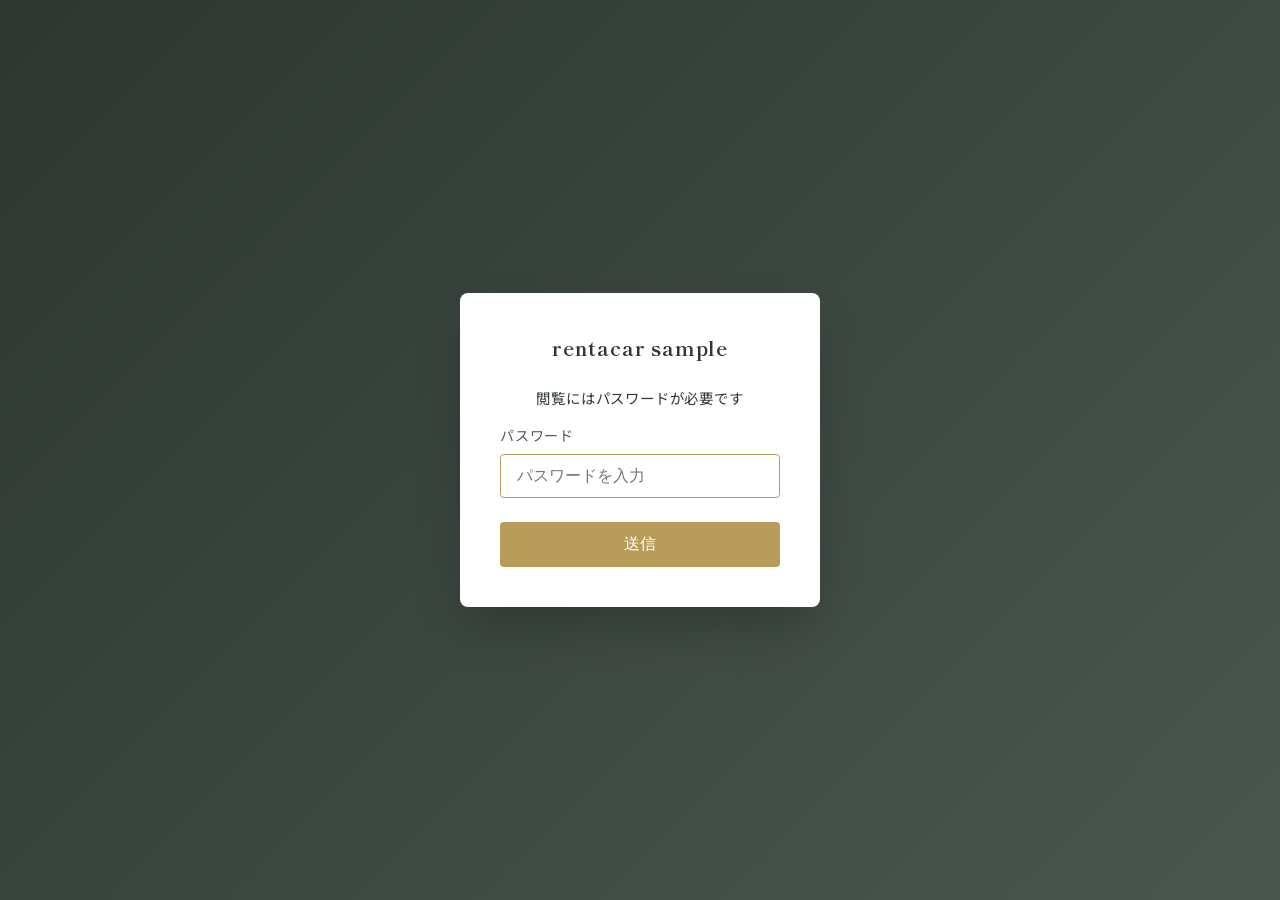
<file: index.html>
<!DOCTYPE html>
<html lang="ja">

<head>
    <meta charset="UTF-8">
    <meta name="viewport" content="width=device-width, initial-scale=1.0">
    <meta name="description" content="ビジネスとレジャーに、上質な移動体験を。サンプルレンタカーのマンスリープラン。">
    <meta name="robots" content="noindex">
    <title>【実績サンプル】サンプルレンタカー｜上質な長期レンタカーサービス</title>

    <!-- Google Fonts -->
    <link rel="preconnect" href="https://fonts.googleapis.com">
    <link rel="preconnect" href="https://fonts.gstatic.com" crossorigin>
    <link
        href="https://fonts.googleapis.com/css2?family=Noto+Sans+JP:wght@400;500;700&family=Shippori+Mincho:wght@400;700&display=swap"
        rel="stylesheet">

    <link rel="stylesheet" href="css/style.css">
</head>

<body>
    <script>if (!sessionStorage.getItem('gate_ok')) { location.replace('gate.html?redirect=' + encodeURIComponent('index.html')); }</script>

    <!-- HEADER -->
    <header class="header">
        <div class="header__inner">
            <div class="header__logo"><a href="index.html">SAMPLE RENTAL</a></div>
            <div class="header__right">
                <nav class="header__nav">
                    <ul class="header__nav-list">
                        <li><a href="index.html#lineup" class="header__nav-link">車種一覧</a></li>
                        <li><a href="index.html#flow" class="header__nav-link">ご利用の流れ</a></li>
                        <li><a href="price.html" class="header__nav-link">料金プラン</a></li>
                        <li><a href="company.html" class="header__nav-link">会社情報</a></li>
                        <li><a href="index.html#faq" class="header__nav-link">よくある質問</a></li>
                    </ul>
                </nav>
                <a href="contact.html" class="header__btn">お問い合わせ</a>
            </div>
            <button class="hamburger" id="js-hamburger" aria-label="メニューを開く" aria-expanded="false"
                aria-controls="js-drawer">
                <span class="hamburger__line"></span>
                <span class="hamburger__line"></span>
                <span class="hamburger__line"></span>
            </button>
        </div>
    </header>

    <div class="nav-drawer__overlay" id="js-drawer-overlay" aria-hidden="true"></div>

    <nav class="nav-drawer" id="js-drawer" aria-label="モバイルメニュー" aria-hidden="true">
        <ul class="nav-drawer__list">
            <li class="nav-drawer__item"><a href="index.html#lineup" class="nav-drawer__link">車種一覧</a></li>
            <li class="nav-drawer__item"><a href="index.html#flow" class="nav-drawer__link">ご利用の流れ</a></li>
            <li class="nav-drawer__item"><a href="price.html" class="nav-drawer__link">料金プラン</a></li>
            <li class="nav-drawer__item"><a href="company.html" class="nav-drawer__link">会社情報</a></li>
            <li class="nav-drawer__item"><a href="index.html#faq" class="nav-drawer__link">よくある質問</a></li>
        </ul>
        <a href="contact.html" class="nav-drawer__contact">お問い合わせ</a>
    </nav>

    <!-- PAGE: TOP -->
    <main>
        <section class="hero">
            <div class="hero__content">
                <span class="hero__sub u-vertical">PREMIUM LONG-TERM RENTAL</span>
                <h1 class="hero__title u-vertical">移動を、<br>もっと自由に。<br>もっと贅沢に。</h1>
            </div>
            <div class="hero__image-box">
                <img id="img-hero-top" src="img/bg_daytime_silver.png" alt="シルバーの高級レンタカー（昼間）">
            </div>
        </section>

        <section class="concept section" style="background-color: #f0f0f0;">
            <div class="container">
                <div class="u-text-center c-section-title--center">
                    <h2 class="concept__title c-section-title__ja no-line js-fade-in"
                        style="margin-bottom: 2rem; line-height: 1.4; display: inline-block;">
                        高級志向のあなたのための、<br>エグゼクティブなレンタカー
                    </h2>
                    <p class="concept__description js-fade-in"
                        style="font-size: 1.1rem; line-height: 2; color: #444; transition-delay: 0.2s;">
                        洗練された一台と共に、街中に溶け込むモダンなカーライフを。<br>
                        日常の移動を特別なひとときへと変える、上質な体験を提供いたします。
                    </p>
                </div>
            </div>
        </section>

        <section id="lineup" class="section">
            <div class="container">
                <header class="c-section-title js-fade-in">
                    <span class="c-section-title__en">LINEUP</span>
                    <h2 class="c-section-title__ja">厳選された車両ラインナップ</h2>
                </header>

                <div class="lineup-grid">
                    <article class="card js-fade-in">
                        <div class="card__img"><img
                                src="https://images.unsplash.com/photo-1541899481282-d53bffe3c35d?auto=format&fit=crop&w=600&q=80"
                                alt="Luxury Sedan"></div>
                        <div class="card__body">
                            <span class="card__tag">SEDAN</span>
                            <h3 class="card__title">エグゼクティブ・セダン</h3>
                            <p>ビジネスシーンに品格を添える、静寂性と走行性能を極めた一台。</p>
                            <a href="detail.html" class="card__more">VIEW DETAILS <span>→</span></a>
                        </div>
                    </article>
                    <article class="card js-fade-in" style="transition-delay:0.15s">
                        <div class="card__img"><img
                                src="https://images.unsplash.com/photo-1533473359331-0135ef1b58bf?auto=format&fit=crop&w=600&q=80"
                                alt="SUV"></div>
                        <div class="card__body">
                            <span class="card__tag">SUV</span>
                            <h3 class="card__title">プレミアム・SUV</h3>
                            <p>レジャーでも妥協しない。圧倒的な存在感と使い勝手の良さを両立。</p>
                            <a href="detail.html" class="card__more">VIEW DETAILS <span>→</span></a>
                        </div>
                    </article>
                    <article class="card js-fade-in" style="transition-delay:0.3s">
                        <div class="card__img"><img
                                src="https://images.unsplash.com/photo-1549399542-7e3f8b79c341?auto=format&fit=crop&w=600&q=80"
                                alt="EV"></div>
                        <div class="card__body">
                            <span class="card__tag">EV / HYBRID</span>
                            <h3 class="card__title">次世代・エコカー</h3>
                            <p>環境への配慮と最新技術を体感。未来のスタンダードをマンスリーで。</p>
                            <a href="detail.html" class="card__more">VIEW DETAILS <span>→</span></a>
                        </div>
                    </article>
                </div>

                <div style="text-align: center; margin-top: 48px;">
                    <a href="catalog.html" class="c-btn">車種一覧を見る</a>
                </div>
            </div>
        </section>

        <section id="flow" class="section flow-bg">
            <div class="container">
                <header class="c-section-title js-fade-in">
                    <span class="c-section-title__en">FLOW</span>
                    <h2 class="c-section-title__ja">ご利用までのステップ</h2>
                </header>
                <div class="flow-items">
                    <div class="flow-item js-fade-in" style="transition-delay:0.1s">
                        <h3 class="flow-item__title">コンサルティング</h3>
                        <p>用途や予算に合わせ、最適なプランをご提案。法人契約のご相談も承ります。</p>
                    </div>
                    <div class="flow-item js-fade-in" style="transition-delay:0.25s">
                        <h3 class="flow-item__title">審査・ご契約</h3>
                        <p>迅速な審査でスムーズな契約を実現。必要な書類はすべてオンラインで完結可能です。</p>
                    </div>
                    <div class="flow-item js-fade-in" style="transition-delay:0.4s">
                        <h3 class="flow-item__title">納車・アフターケア</h3>
                        <p>整備の行き届いた車両をご指定の場所、または店舗にてお引渡しいたします。</p>
                    </div>
                </div>
            </div>
        </section>

        <section id="faq" class="section">
            <div class="container">
                <header class="c-section-title js-fade-in">
                    <span class="c-section-title__en">FAQ</span>
                    <h2 class="c-section-title__ja">よくあるご質問</h2>
                </header>
                <div class="faq-list">
                    <details class="faq-item js-fade-in">
                        <summary>法人での契約は可能ですか？</summary>
                        <div class="faq-content">はい、多くの企業様にご利用いただいております。社用車としての導入や、プロジェクト単位での期間限定利用など、柔軟に対応いたします。</div>
                    </details>
                    <details class="faq-item js-fade-in" style="transition-delay:0.15s">
                        <summary>任意保険の補償内容について教えてください。</summary>
                        <div class="faq-content">対人・対物無制限の基本補償に加え、車両補償、ロードサービスが全てのプランに含まれております。</div>
                    </details>
                </div>
            </div>
        </section>
    </main>

    <div class="cta-section">
        <img class="cta-section__bg" src="img/bg_cta.png" alt="CTA Background">
        <div class="container cta-section__content">
            <p class="cta-section__text">レンタカーのお問い合わせ・お申し込みは<br>下記からお気軽にお問い合わせください！</p>
            <div class="cta-btns">
                <a href="tel:0829613344" class="cta-btn cta-btn--tel">
                    <span class="cta-btn__label">Tel</span>
                    <span class="cta-btn__value">082-961-3344</span>
                    <span class="cta-btn__sub">受付時間 9:00〜17:00</span>
                </a>
                <a href="contact.html" class="cta-btn cta-btn--form">
                    <span class="cta-btn__label">フォームでのお問い合わせ</span>
                    <span class="cta-btn__value">Contact Form</span>
                    <span class="cta-btn__sub">24時間年中無休で受付中</span>
                </a>
            </div>
        </div>
    </div>

    <footer class="footer">
        <div class="container">
            <div class="footer__grid">
                <div>
                    <div class="footer__logo">SAMPLE RENTAL</div>
                    <p style="color: #666; font-size: 14px;">上質な車両と、心に寄り添うサービスで、<br>あなたの移動を特別な時間へと変えていきます。</p>
                </div>
                <nav>
                    <ul class="footer__link-list">
                        <li><a href="index.html#lineup" class="footer__link">車種一覧</a></li>
                        <li><a href="index.html#flow" class="footer__link">ご利用の流れ</a></li>
                        <li><a href="price.html" class="footer__link">料金プラン</a></li>
                    </ul>
                </nav>
                <nav>
                    <ul class="footer__link-list">
                        <li><a href="company.html" class="footer__link">会社情報</a></li>
                        <li><a href="contact.html" class="footer__link">お問い合わせ</a></li>
                    </ul>
                </nav>
            </div>
            <div class="footer__copy">&copy; 2024 Sample Rental Co., Ltd. All Rights Reserved.</div>
        </div>
    </footer>

    <script>
        const apiKey = "";
        async function generateImages() {
            try {
                const heroRes = await fetch(`https://generativelanguage.googleapis.com/v1beta/models/imagen-4.0-generate-001:predict?key=${apiKey}`, {
                    method: 'POST',
                    body: JSON.stringify({ instances: { prompt: "A luxury black premium sedan car parked in front of a modern high-end architectural building, soft cinematic lighting, 8k, professional photography" }, parameters: { sampleCount: 1 } })
                });
                const heroData = await heroRes.json();
                if (heroData.predictions) document.getElementById('img-hero-top').src = `data:image/png;base64,${heroData.predictions[0].bytesBase64Encoded}`;
            } catch (e) { }
        }
        function scrollToAnchor() {
            const hash = location.hash;
            if (!hash) return;
            const el = document.querySelector(hash);
            if (el) {
                const offset = window.innerWidth <= 768 ? 80 : 90;
                window.scrollTo({ top: el.getBoundingClientRect().top + window.pageYOffset - offset, behavior: 'smooth' });
            }
        }
        window.addEventListener('DOMContentLoaded', function () {
            generateImages();
            if (location.hash) setTimeout(scrollToAnchor, 100);
            const fadeObserver = new IntersectionObserver(function (entries) {
                entries.forEach(function (entry) { if (entry.isIntersecting) entry.target.classList.add('is-visible'); });
            }, { threshold: 0.2 });
            document.querySelectorAll('.js-fade-in').forEach(function (el) { fadeObserver.observe(el); });
            var hamburger = document.getElementById('js-hamburger');
            var drawer = document.getElementById('js-drawer');
            var overlay = document.getElementById('js-drawer-overlay');
            function openDrawer() {
                overlay.style.display = 'block';
                requestAnimationFrame(function () {
                    hamburger.classList.add('is-open');
                    drawer.classList.add('is-open');
                    overlay.classList.add('is-open');
                });
                hamburger.setAttribute('aria-expanded', 'true');
                drawer.setAttribute('aria-hidden', 'false');
                overlay.setAttribute('aria-hidden', 'false');
                document.body.style.overflow = 'hidden';
            }
            function closeDrawer() {
                hamburger.classList.remove('is-open');
                drawer.classList.remove('is-open');
                overlay.classList.remove('is-open');
                hamburger.setAttribute('aria-expanded', 'false');
                drawer.setAttribute('aria-hidden', 'true');
                overlay.setAttribute('aria-hidden', 'true');
                document.body.style.overflow = '';
                setTimeout(function () { overlay.style.display = 'none'; }, 500);
            }
            hamburger.addEventListener('click', function () { hamburger.classList.contains('is-open') ? closeDrawer() : openDrawer(); });
            overlay.addEventListener('click', closeDrawer);

            var drawerLinks = document.querySelectorAll('.nav-drawer__link, .nav-drawer__contact');
            drawerLinks.forEach(function (link) {
                link.addEventListener('click', function () {
                    closeDrawer();
                });
            });
        });
    </script>
</body>

</html>
</file>
<file: css/style.css>
/* ==========================================================================
   Variables & Base
   ========================================================================== */
:root {
    --color-main: #002244;
    --color-accent: #b89c5a;
    --color-text: #333;
    --color-bg-light: #f9f9f9;
    --color-red: #9a4848;
    --color-blue: #405a81;
    --font-mincho: 'Shippori Mincho', serif;
    --font-sans: 'Noto Sans JP', sans-serif;
    --transition: 0.5s cubic-bezier(0.25, 1, 0.5, 1);
}

* {
    margin: 0;
    padding: 0;
    box-sizing: border-box;
}

html {
    scroll-behavior: smooth;
}

body {
    font-family: var(--font-sans);
    color: var(--color-text);
    line-height: 1.5;
    letter-spacing: 0.05em;
    overflow-x: hidden;
    background-color: #fff;
}

a {
    text-decoration: none;
    color: inherit;
    transition: var(--transition);
    cursor: pointer;
}

ul {
    list-style: none;
}

img {
    max-width: 100%;
    height: auto;
    display: block;
}

.container {
    max-width: 1300px;
    margin: 0 auto;
    padding: 0 4%;
}

.section {
    padding: 100px 0 100px 0;
    position: relative;
}

@media (max-width: 768px) {
    .section {
        padding: 80px 0;
    }
}

/* Page Display Control */
.page {
    display: none;
}

.page.is-active {
    display: block;
    animation: fadeIn 0.8s ease forwards;
}

@keyframes fadeIn {
    from {
        opacity: 0;
        transform: translateY(10px);
    }

    to {
        opacity: 1;
        transform: translateY(0);
    }
}

/* Vertical Text Utility */
.u-vertical {
    writing-mode: vertical-rl;
}

/* Fade Animation Utilities */
.js-fade-in {
    opacity: 0;
    transform: translateY(30px);
    transition: opacity 1s cubic-bezier(0.25, 1, 0.5, 1), transform 1s cubic-bezier(0.25, 1, 0.5, 1);
}

.js-fade-in.is-visible {
    opacity: 1;
    transform: translateY(0);
}

/* ==========================================================================
   Header
   ========================================================================== */
.header {
    position: fixed;
    top: 0;
    left: 0;
    width: 100%;
    z-index: 1090;
    background: rgba(255, 255, 255, 0.95);
    backdrop-filter: blur(10px);
    border-bottom: 1px solid #eee;
}

.header__inner {
    display: flex;
    justify-content: space-between;
    align-items: center;
    height: 90px;
    padding: 0 4%;
    gap: 20px;
}

@media (max-width: 768px) {
    .header__inner {
        height: 80px;
    }
}

.header__logo {
    font-family: var(--font-mincho);
    font-weight: 700;
    font-size: 24px;
    color: var(--color-main);
    letter-spacing: 0.1em;
    cursor: pointer;
}

.header__nav-list {
    display: flex;
    gap: 25px;
}

.header__nav-link {
    font-size: 15px;
    font-weight: 500;
    position: relative;
    padding-bottom: 5px;
}

.header__nav-link::after {
    content: '';
    position: absolute;
    bottom: 0;
    left: 0;
    width: 0;
    height: 1px;
    background: var(--color-accent);
    transition: var(--transition);
}

.header__nav-link:hover::after {
    width: 100%;
}

.header__btn {
    background: var(--color-main);
    color: #fff;
    padding: 12px 25px;
    font-size: 13px;
    border-radius: 0;
    transition: var(--transition);
}

.header__btn:hover {
    background: var(--color-accent);
}

@media (max-width: 1100px) {
    .header__nav {
        display: none;
    }
}

.header__right {
    display: flex;
    align-items: center;
    margin-left: auto;
}

.header__nav-list {
    display: flex;
    gap: 25px;
    margin-right: 32px;
}

/* ==========================================================================
   Hero (Top Page)
   ========================================================================== */
.hero {
    min-height: 100vh;
    display: flex;
    align-items: flex-start;
    position: relative;
    background: #fff;
    padding-bottom: 120px;
}

.hero__image-box {
    position: absolute;
    right: 0;
    top: 0;
    width: 65%;
    height: 90%;
    overflow: hidden;
}

.hero__image-box img {
    width: 100%;
    height: 100%;
    object-fit: cover;
}

.hero__content {
    position: relative;
    z-index: 10;
    padding-left: 10%;
    padding-top: 140px;
}

.hero__title {
    font-family: var(--font-mincho);
    font-size: clamp(40px, 6vw, 80px);
    line-height: 1.2;
    color: var(--color-main);
}

@media (max-width: 768px) {
    .hero__title {
        text-shadow: 0 0 12px rgba(255, 255, 255, 0.9),
                     0 0 24px rgba(255, 255, 255, 0.7),
                     1px 1px 2px rgba(255, 255, 255, 0.8),
                     -1px -1px 2px rgba(255, 255, 255, 0.8);
    }
}

.hero__sub {
    display: block;
    font-size: 14px;
    color: var(--color-accent);
    letter-spacing: 0.3em;
    margin-bottom: 20px;
    font-weight: 700;
}

/* ==========================================================================
   Section Header
   ========================================================================== */
.c-section-title {
    margin-bottom: 60px;
    display: flex;
    align-items: flex-end;
    gap: 20px;

    @media (max-width: 900px) {
        flex-direction: column;
        align-items: flex-start;
    }
}

.c-section-title--center {
    justify-content: center;
    align-items: center;
    flex-direction: column;
    text-align: center;
}

.c-section-title__en {
    font-size: 60px;
    font-weight: 700;
    color: #f0f0f0;
    line-height: 0.8;
    font-family: var(--font-sans);
}

.c-section-title__ja {
    font-family: var(--font-mincho);
    font-size: 28px;
    color: var(--color-main);
    position: relative;
    padding-bottom: 10px;
}

@media (max-width: 768px) {
    .c-section-title__ja {
        font-size: 26px;
    }
}

.c-section-title__ja::after {
    content: '';
    position: absolute;
    bottom: 0;
    left: 0;
    width: 40px;
    height: 2px;
    background: var(--color-accent);
}

.c-section-title--center .c-section-title__ja::after {
    left: 50%;
    transform: translateX(-50%);
}

.c-section-title__ja.no-line::after {
    display: none;
}

/* ==========================================================================
   Lineup (Cards)
   ========================================================================== */
.lineup-grid {
    display: grid;
    grid-template-columns: repeat(3, 1fr);
    gap: 40px;
}

.card {
    background: #fff;
    border: 1px solid #eee;
    transition: var(--transition);
}

.card:hover {
    transform: translateY(-10px);
    border-color: var(--color-accent);
}

.card__img {
    aspect-ratio: 3/2;
    overflow: hidden;
}

.card__img img {
    transition: 1s;
    width: 100%;
    height: 100%;
    object-fit: cover;
}

.card:hover .card__img img {
    transform: scale(1.1);
}

.card__body {
    padding: 30px;
}

.card__tag {
    font-size: 11px;
    color: var(--color-accent);
    font-weight: 700;
    border: 1px solid;
    padding: 2px 8px;
    margin-bottom: 15px;
    display: inline-block;
}

.card__title {
    font-family: var(--font-mincho);
    font-size: 20px;
    margin-bottom: 10px;
}

.card__more {
    font-size: 13px;
    font-weight: 700;
    display: flex;
    align-items: center;
    gap: 10px;
    margin-top: 20px;
    color: var(--color-main);
}

.catalog-spec {
    display: grid;
    grid-template-columns: auto 1fr;
    gap: 4px 12px;
    margin-top: 16px;
    font-size: 13px;
}

.catalog-spec dt {
    color: #999;
    font-weight: 500;
}

.catalog-spec dd {
    color: var(--color-text);
    font-weight: 700;
}

.c-btn {
    display: inline-block;
    background-color: #fff;
    color: var(--color-main);
    border: 1px solid var(--color-main);
    border-radius: 40px;
    padding: 12px 60px;
    font-size: 14px;
    font-weight: 700;
    cursor: pointer;
    transition: var(--transition);
}

.c-btn:hover {
    background-color: var(--color-main);
    color: #fff;
}

@media (max-width: 900px) {
    .lineup-grid {
        grid-template-columns: 1fr;
    }
}

/* ==========================================================================
   Flow
   ========================================================================== */
.flow-bg {
    background: var(--color-main);
    color: #fff;
}

.flow-bg .c-section-title__en {
    color: rgba(255, 255, 255, 0.05);
}

.flow-bg .c-section-title__ja {
    color: #fff;
}

.flow-items {
    display: flex;
    justify-content: space-between;
    counter-reset: flow;
}

.flow-item {
    width: 30%;
    position: relative;
    padding-top: 60px;
}

.flow-item::before {
    counter-increment: flow;
    content: "0" counter(flow);
    position: absolute;
    top: 0;
    left: 0;
    font-size: 40px;
    font-weight: 700;
    color: var(--color-accent);
    font-family: var(--font-sans);
}

.flow-item__title {
    font-size: 20px;
    font-family: var(--font-mincho);
    margin-bottom: 20px;
    border-bottom: 1px solid rgba(255, 255, 255, 0.2);
    padding-bottom: 15px;
}

@media (max-width: 768px) {
    .flow-items {
        flex-direction: column;
        gap: 60px;
    }

    .flow-item {
        width: 100%;
    }
}

/* ==========================================================================
   FAQ
   ========================================================================== */
.faq-list {
    max-width: 900px;
    margin: 0 auto;
}

.faq-item {
    border-bottom: 1px solid #eee;
}

.faq-item summary {
    padding: 30px 0;
    cursor: pointer;
    display: flex;
    justify-content: space-between;
    align-items: center;
    font-weight: 700;
    font-family: var(--font-mincho);
    list-style: none;
}

.faq-item summary::after {
    content: '+';
    font-size: 24px;
    color: var(--color-accent);
    transition: var(--transition);
}

.faq-item[open] summary::after {
    transform: rotate(45deg);
}

.faq-content {
    padding-bottom: 30px;
    color: var(--color-text);
    font-size: 15px;
}

/* ==========================================================================
   CTA Section (画像参考)
   ========================================================================== */
.cta-section {
    position: relative;
    padding: 80px 0;
    color: #fff;
    text-align: center;
    overflow: hidden;
    background-color: #000;
}

.cta-section__bg {
    position: absolute;
    top: 0;
    left: 0;
    width: 100%;
    height: 100%;
    object-fit: cover;
    opacity: 0.4;
    z-index: 1;
}

.cta-section__content {
    position: relative;
    z-index: 2;
}

.cta-section__text {
    font-size: 20px;
    font-weight: 700;
    margin-bottom: 40px;
    line-height: 1.6;
}

@media (max-width: 768px) {
    .cta-section__text {
        font-size: 18px;
    }
}

.cta-btns {
    display: flex;
    justify-content: center;
    gap: 30px;
    max-width: 800px;
    margin: 0 auto;
}

.cta-btn {
    flex: 1;
    padding: 30px 20px;
    display: flex;
    flex-direction: column;
    align-items: center;
    justify-content: center;
    color: #fff;
    transition: var(--transition);
}

.cta-btn--tel {
    background: var(--color-red);
}

.cta-btn--form {
    background: var(--color-blue);
}

.cta-btn:hover {
    opacity: 0.9;
    transform: scale(1.02);
}

.cta-btn__label {
    font-size: 13px;
    margin-bottom: 5px;
    opacity: 0.9;
}

.cta-btn__value {
    font-size: 24px;
    font-weight: 700;
    letter-spacing: 0.05em;
}

.cta-btn__sub {
    font-size: 11px;
    margin-top: 5px;
    opacity: 0.8;
}

@media (max-width: 600px) {
    .cta-btns {
        flex-direction: column;
        gap: 10px;
        padding: 0 4%;
    }

    .cta-btn {
        padding: 20px;
    }
}

/* ==========================================================================
   Lower Page Styles
   ========================================================================== */
.breadcrumb {
    padding: 120px 0 20px;
    background: var(--color-bg-light);
    font-size: 12px;
    color: #888;
}

.breadcrumb span {
    margin: 0 10px;
}

.breadcrumb a:hover {
    color: var(--color-accent);
}

.detail-header {
    text-align: center;
    margin-bottom: 50px;
}

.detail-header__class {
    font-size: 14px;
    color: var(--color-accent);
    font-weight: 700;
    letter-spacing: 0.1em;
}

.detail-header__title {
    font-family: var(--font-mincho);
    font-size: 40px;
    color: var(--color-main);
    margin-top: 10px;
}

.detail-content {
    display: grid;
    grid-template-columns: 1fr 1fr;
    gap: 60px;
    align-items: start;
}

@media (max-width: 900px) {
    .detail-content {
        grid-template-columns: 1fr;
    }
}

/* 料金表 */
.price-table {
    width: 100%;
    border-collapse: collapse;
    margin-bottom: 30px;
}

.price-table th,
.price-table td {
    border: 1px solid #eee;
    padding: 15px;
    text-align: center;
}

.price-table th {
    background: var(--color-main);
    color: #fff;
    font-weight: 500;
    font-family: var(--font-mincho);
}

.price-table td {
    font-size: 20px;
    font-weight: 700;
    color: var(--color-text);
}

.price-table td span {
    font-size: 12px;
    font-weight: normal;
    color: #666;
    display: block;
    margin-top: 5px;
}

/* スペック・装備 */
.spec-list {
    display: flex;
    flex-wrap: wrap;
    gap: 10px;
    margin-bottom: 30px;
}

.spec-tag {
    background: var(--color-bg-light);
    padding: 8px 15px;
    font-size: 13px;
    font-weight: 500;
    border-radius: 4px;
    color: var(--color-main);
    border: 1px solid #eee;
}

.option-box {
    background: var(--color-bg-light);
    padding: 30px;
    border-radius: 4px;
    border-left: 4px solid var(--color-accent);
    margin-bottom: 40px;
}

.option-box__title {
    font-size: 16px;
    font-weight: 700;
    margin-bottom: 15px;
    color: var(--color-main);
}

.option-list {
    list-style: none;
}

.option-list li {
    display: flex;
    justify-content: space-between;
    border-bottom: 1px dashed #ccc;
    padding: 10px 0;
    font-size: 14px;
}

.option-list li:last-child {
    border-bottom: none;
}

/* Text Pages */
.text-page-container {
    max-width: 900px;
    margin: 0 auto;
    padding: 60px 4% 60px;
}

.text-page-container--wide {
    max-width: 1200px;
}

.table-scroll {
    width: 100%;
    overflow-x: auto;
    -webkit-overflow-scrolling: touch;
}

.table-scroll table {
    min-width: 520px;
}

@media (max-width: 600px) {
    .info-table th,
    .info-table td {
        padding: 12px;
        font-size: 13px;
    }
}

.text-page-title {
    font-family: var(--font-mincho);
    font-size: 36px;
    color: var(--color-main);
    margin-bottom: 60px;
    text-align: center;
}

.text-page-content h2 {
    font-size: 22px;
    color: var(--color-main);
    margin: 60px 0 20px;
    padding-bottom: 10px;
    border-bottom: 2px solid var(--color-bg-light);
    font-family: var(--font-mincho);
}

.text-page-content h2:first-child {
    margin-top: 0;
}

.text-page-content p {
    margin-bottom: 20px;
    font-size: 15px;
    color: var(--color-text);
    line-height: 1.8;
}

.info-table {
    width: 100%;
    border-collapse: collapse;
    margin-bottom: 40px;
}

.info-table th,
.info-table td {
    border: 1px solid #eee;
    padding: 20px;
    font-size: 15px;
}

.info-table th {
    background: var(--color-bg-light);
    width: 25%;
    font-weight: 700;
    color: var(--color-main);
    text-align: left;
}

/* Form Styles */
.contact-form {
    background: var(--color-bg-light);
    padding: 40px;
    border-radius: 4px;
}

.form-group {
    margin-bottom: 25px;
}

.form-label {
    display: block;
    font-size: 14px;
    font-weight: 700;
    margin-bottom: 10px;
    color: var(--color-main);
}

.form-control {
    width: 100%;
    padding: 15px;
    border: 1px solid #ddd;
    border-radius: 4px;
    font-family: inherit;
    font-size: 15px;
}

.form-control:focus {
    outline: none;
    border-color: var(--color-accent);
}

.submit-btn {
    background: var(--color-main);
    color: #fff;
    border: none;
    padding: 20px 60px;
    font-size: 16px;
    font-weight: 700;
    cursor: pointer;
    transition: var(--transition);
    display: block;
    margin: 40px auto 0;
}

.submit-btn:hover {
    background: var(--color-accent);
}

/* ==========================================================================
   Footer
   ========================================================================== */
.footer {
    background: #111;
    color: #fff;
    padding: 100px 0 40px;
}

.footer__logo {
    font-family: var(--font-mincho);
    font-size: 30px;
    margin-bottom: 40px;
    color: var(--color-accent);
}

.footer__grid {
    display: grid;
    grid-template-columns: 2fr 1fr 1fr;
    gap: 60px;
}

.footer__link-list {
    display: flex;
    flex-direction: column;
    gap: 15px;
}

.footer__link {
    font-size: 14px;
    color: #999;
}

.footer__link:hover {
    color: #fff;
}

.footer__copy {
    margin-top: 80px;
    text-align: center;
    font-size: 12px;
    color: #555;
}

@media (max-width: 768px) {
    .footer__grid {
        grid-template-columns: 1fr;
    }
}

/* ==========================================================================
   Hamburger Menu
   ========================================================================== */
.hamburger {
    display: none;
    flex-direction: column;
    justify-content: center;
    align-items: center;
    gap: 6px;
    width: 44px;
    height: 44px;
    background: none;
    border: none;
    cursor: pointer;
    z-index: 1100;
    position: relative;
}

.hamburger__line {
    display: block;
    width: 26px;
    height: 2px;
    background: var(--color-main);
    border-radius: 2px;
    transition: var(--transition);
    transform-origin: center;
}

.hamburger.is-open .hamburger__line:nth-child(1) {
    transform: translateY(8px) rotate(45deg);
}

.hamburger.is-open .hamburger__line:nth-child(2) {
    opacity: 0;
    transform: scaleX(0);
}

.hamburger.is-open .hamburger__line:nth-child(3) {
    transform: translateY(-8px) rotate(-45deg);
}

/* Drawer overlay */
.nav-drawer__overlay {
    display: none;
    position: fixed;
    inset: 0;
    background: rgba(0, 0, 0, 0.4);
    z-index: 1050;
    opacity: 0;
    transition: opacity 0.4s ease;
}

.nav-drawer__overlay.is-open {
    opacity: 1;
}

/* Drawer panel */
.nav-drawer {
    position: fixed;
    top: 0;
    right: 0;
    height: 100dvh;
    width: min(340px, 85vw);
    background: #fff;
    z-index: 1080;
    transform: translateX(100%);
    transition: transform 0.5s cubic-bezier(0.25, 1, 0.5, 1), opacity 0.5s cubic-bezier(0.25, 1, 0.5, 1);
    opacity: 0;
    display: flex;
    flex-direction: column;
    padding: 160px 40px 60px;
}

.nav-drawer.is-open {
    transform: translateX(0);
    opacity: 1;
}

.nav-drawer__list {
    list-style: none;
    display: flex;
    flex-direction: column;
    gap: 0;
}

.nav-drawer__item {
    border-bottom: 1px solid #eee;
}

.nav-drawer__link {
    display: block;
    padding: 18px 4px;
    font-size: 15px;
    font-weight: 500;
    color: var(--color-main);
    cursor: pointer;
    transition: color var(--transition);
}

.nav-drawer__link:hover {
    color: var(--color-accent);
}

.nav-drawer__contact {
    display: block;
    margin-top: 40px;
    background: var(--color-main);
    color: #fff;
    text-align: center;
    padding: 16px;
    font-size: 14px;
    font-weight: 700;
    cursor: pointer;
    transition: background var(--transition);
}

.nav-drawer__contact:hover {
    background: var(--color-accent);
}

@media (max-width: 1100px) {
    .hamburger {
        display: flex;
    }

    .header__btn {
        display: none;
    }
}
</file>
